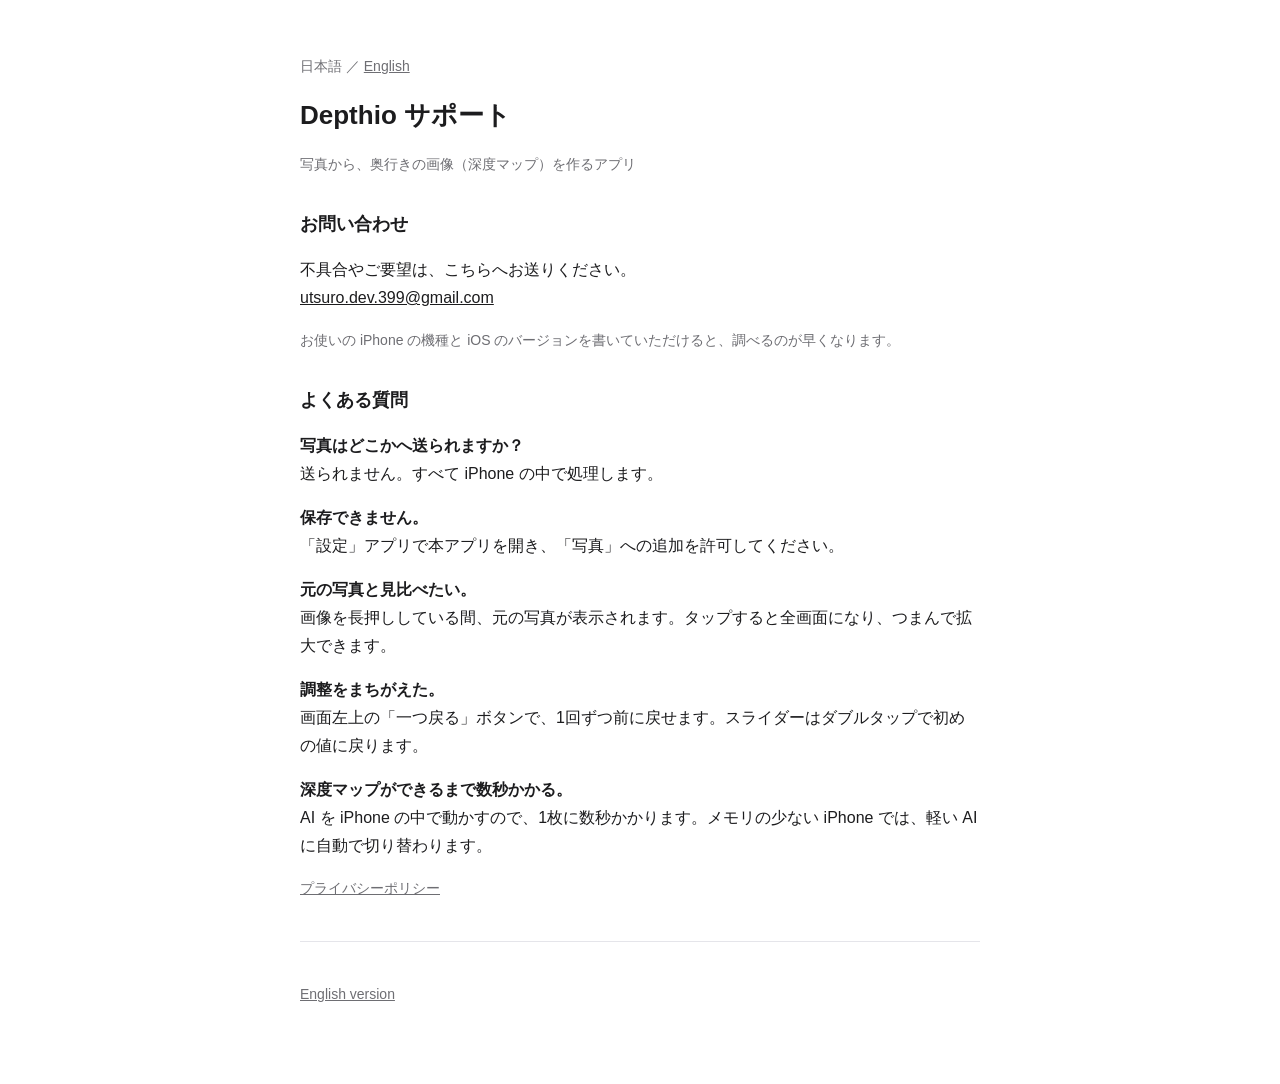
<file: index.html>
<!doctype html>
<html lang="ja">
<head>
<meta charset="utf-8">
<meta http-equiv="refresh" content="0; url=support.html">
<title>Depthio</title>
</head>
<body><p><a href="support.html">Depthio サポート</a></p></body>
</html>
</file>
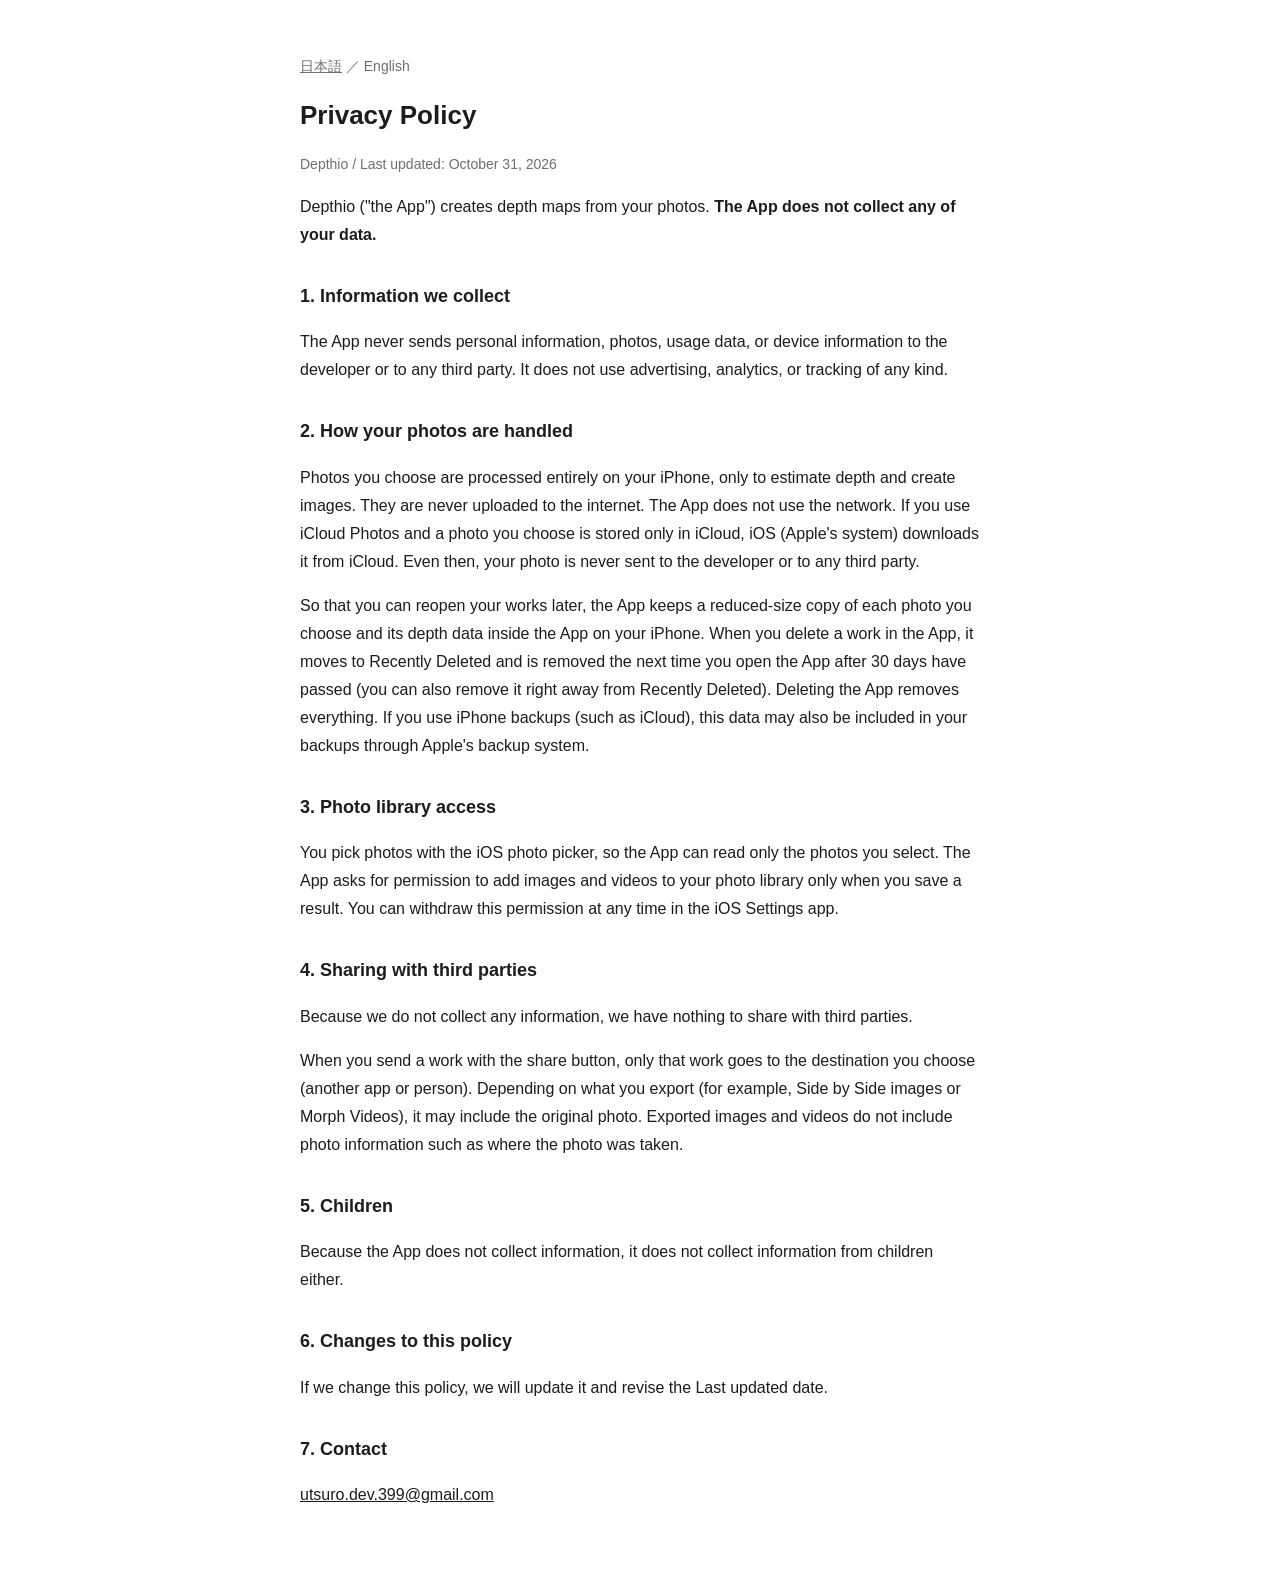
<file: privacy-en.html>
<!doctype html>
<html lang="en">
<head>
<meta charset="utf-8">
<meta name="viewport" content="width=device-width, initial-scale=1">
<title>Privacy Policy – Depthio</title>
<link rel="stylesheet" href="style.css">
</head>
<body>
<main>
<p class="sub"><a href="privacy.html">日本語</a> ／ English</p>
<h1>Privacy Policy</h1>
<p class="sub">Depthio / Last updated: October 31, 2026</p>

<p>Depthio ("the App") creates depth maps from your photos. <strong>The App does not collect any of your data.</strong></p>

<h2>1. Information we collect</h2>
<p>The App never sends personal information, photos, usage data, or device information to the developer or to any third party. It does not use advertising, analytics, or tracking of any kind.</p>

<h2>2. How your photos are handled</h2>
<p>Photos you choose are processed entirely on your iPhone, only to estimate depth and create images. They are never uploaded to the internet. The App does not use the network. If you use iCloud Photos and a photo you choose is stored only in iCloud, iOS (Apple's system) downloads it from iCloud. Even then, your photo is never sent to the developer or to any third party.</p>
<p>So that you can reopen your works later, the App keeps a reduced-size copy of each photo you choose and its depth data inside the App on your iPhone. When you delete a work in the App, it moves to Recently Deleted and is removed the next time you open the App after 30 days have passed (you can also remove it right away from Recently Deleted). Deleting the App removes everything. If you use iPhone backups (such as iCloud), this data may also be included in your backups through Apple's backup system.</p>

<h2>3. Photo library access</h2>
<p>You pick photos with the iOS photo picker, so the App can read only the photos you select. The App asks for permission to add images and videos to your photo library only when you save a result. You can withdraw this permission at any time in the iOS Settings app.</p>

<h2>4. Sharing with third parties</h2>
<p>Because we do not collect any information, we have nothing to share with third parties.</p>
<p>When you send a work with the share button, only that work goes to the destination you choose (another app or person). Depending on what you export (for example, Side by Side images or Morph Videos), it may include the original photo. Exported images and videos do not include photo information such as where the photo was taken.</p>

<h2>5. Children</h2>
<p>Because the App does not collect information, it does not collect information from children either.</p>

<h2>6. Changes to this policy</h2>
<p>If we change this policy, we will update it and revise the Last updated date.</p>

<h2>7. Contact</h2>
<p><a href="mailto:utsuro.dev.399@gmail.com">utsuro.dev.399@gmail.com</a></p>
</main>
</body>
</html>
</file>
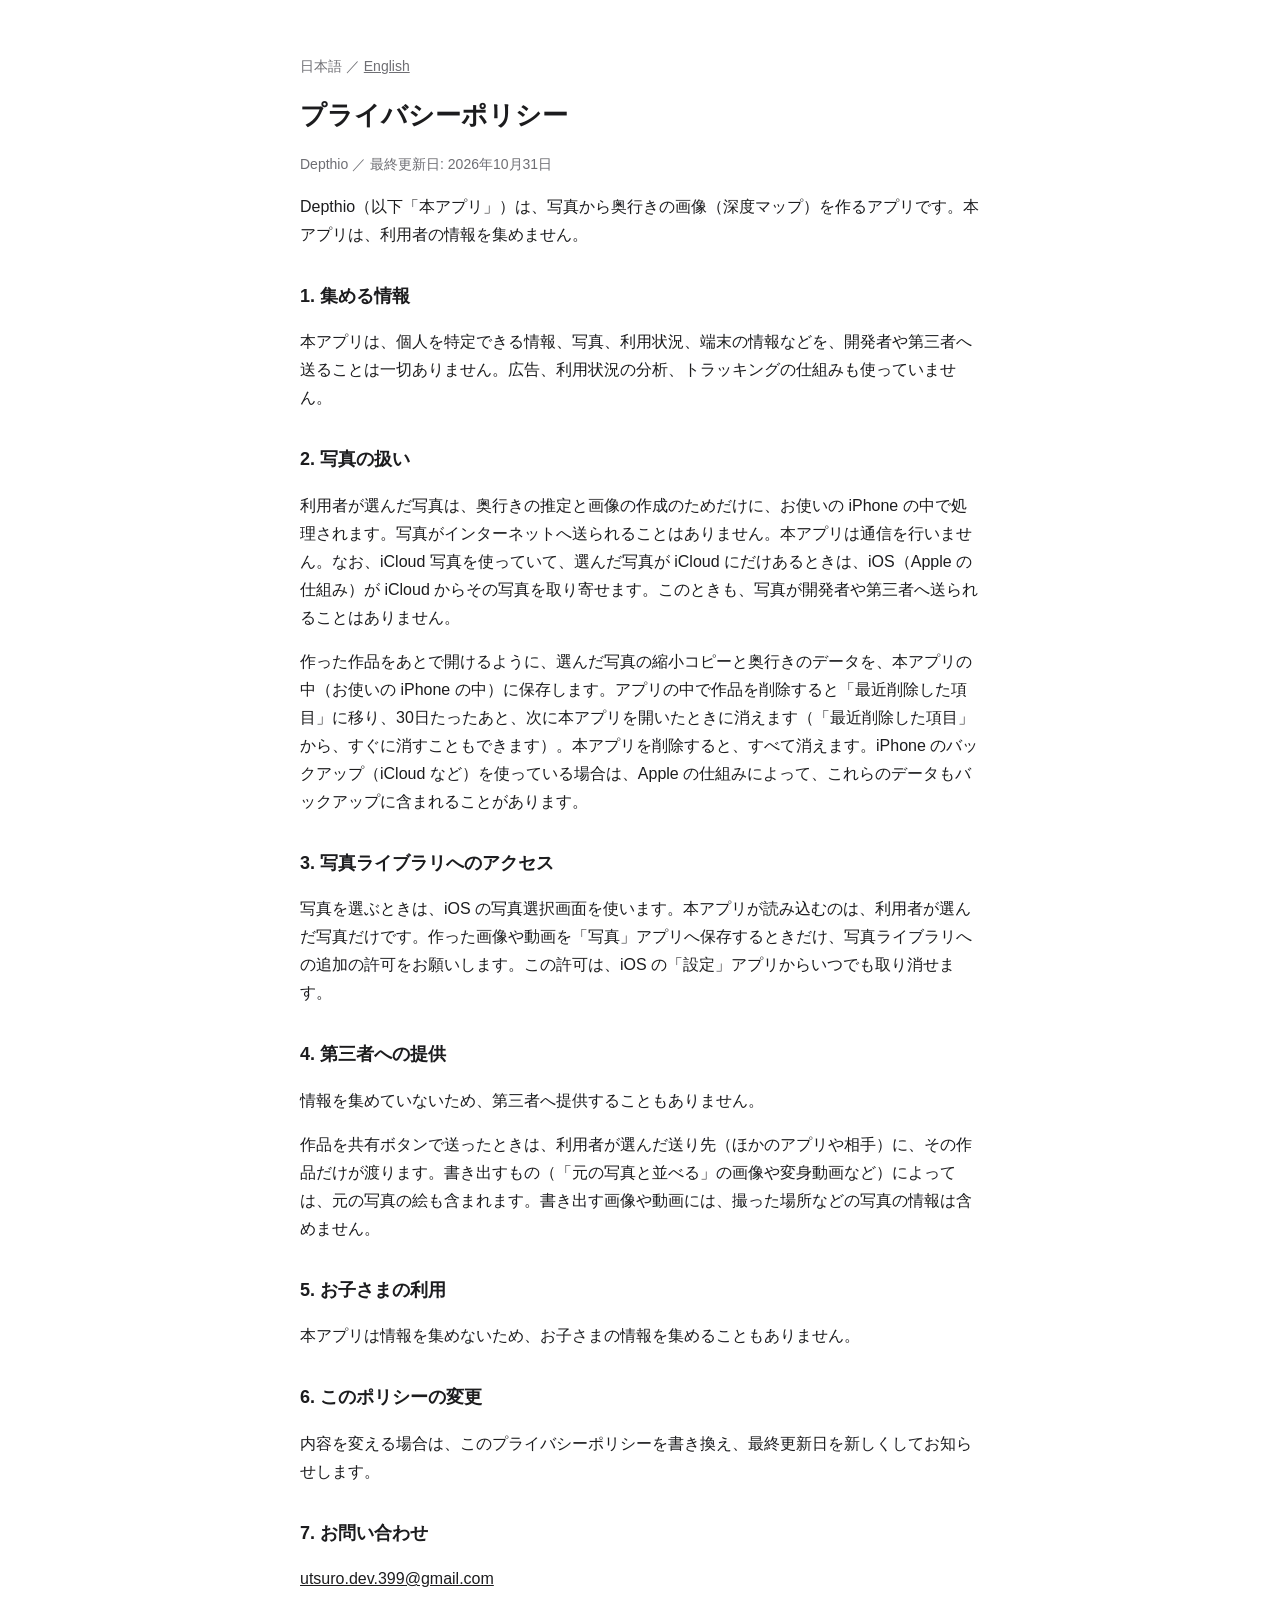
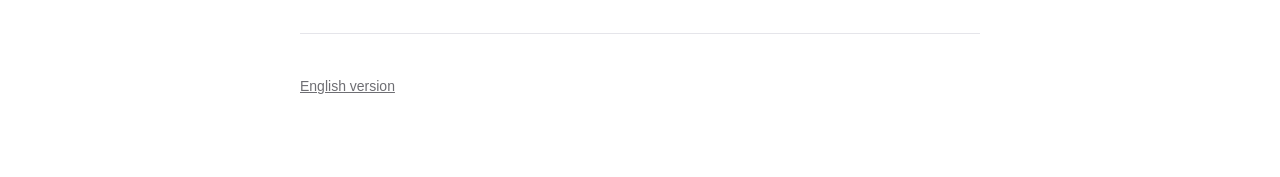
<file: privacy.html>
<!doctype html>
<html lang="ja">
<head>
<meta charset="utf-8">
<meta name="viewport" content="width=device-width, initial-scale=1">
<title>プライバシーポリシー</title>
<link rel="stylesheet" href="style.css">
</head>
<body>
<main>
<p class="sub">日本語 ／ <a href="privacy-en.html">English</a></p>
<h1>プライバシーポリシー</h1>
<p class="sub">Depthio ／ 最終更新日: 2026年10月31日</p>

<p>Depthio（以下「本アプリ」）は、写真から奥行きの画像（深度マップ）を作るアプリです。本アプリは、利用者の情報を集めません。</p>

<h2>1. 集める情報</h2>
<p>本アプリは、個人を特定できる情報、写真、利用状況、端末の情報などを、開発者や第三者へ送ることは一切ありません。広告、利用状況の分析、トラッキングの仕組みも使っていません。</p>

<h2>2. 写真の扱い</h2>
<p>利用者が選んだ写真は、奥行きの推定と画像の作成のためだけに、お使いの iPhone の中で処理されます。写真がインターネットへ送られることはありません。本アプリは通信を行いません。なお、iCloud 写真を使っていて、選んだ写真が iCloud にだけあるときは、iOS（Apple の仕組み）が iCloud からその写真を取り寄せます。このときも、写真が開発者や第三者へ送られることはありません。</p>
<p>作った作品をあとで開けるように、選んだ写真の縮小コピーと奥行きのデータを、本アプリの中（お使いの iPhone の中）に保存します。アプリの中で作品を削除すると「最近削除した項目」に移り、30日たったあと、次に本アプリを開いたときに消えます（「最近削除した項目」から、すぐに消すこともできます）。本アプリを削除すると、すべて消えます。iPhone のバックアップ（iCloud など）を使っている場合は、Apple の仕組みによって、これらのデータもバックアップに含まれることがあります。</p>

<h2>3. 写真ライブラリへのアクセス</h2>
<p>写真を選ぶときは、iOS の写真選択画面を使います。本アプリが読み込むのは、利用者が選んだ写真だけです。作った画像や動画を「写真」アプリへ保存するときだけ、写真ライブラリへの追加の許可をお願いします。この許可は、iOS の「設定」アプリからいつでも取り消せます。</p>

<h2>4. 第三者への提供</h2>
<p>情報を集めていないため、第三者へ提供することもありません。</p>
<p>作品を共有ボタンで送ったときは、利用者が選んだ送り先（ほかのアプリや相手）に、その作品だけが渡ります。書き出すもの（「元の写真と並べる」の画像や変身動画など）によっては、元の写真の絵も含まれます。書き出す画像や動画には、撮った場所などの写真の情報は含めません。</p>

<h2>5. お子さまの利用</h2>
<p>本アプリは情報を集めないため、お子さまの情報を集めることもありません。</p>

<h2>6. このポリシーの変更</h2>
<p>内容を変える場合は、このプライバシーポリシーを書き換え、最終更新日を新しくしてお知らせします。</p>

<h2>7. お問い合わせ</h2>
<p><a href="mailto:utsuro.dev.399@gmail.com">utsuro.dev.399@gmail.com</a></p>

<hr>
<p class="sub"><a href="privacy-en.html">English version</a></p>
</main>
</body>
</html>
</file>
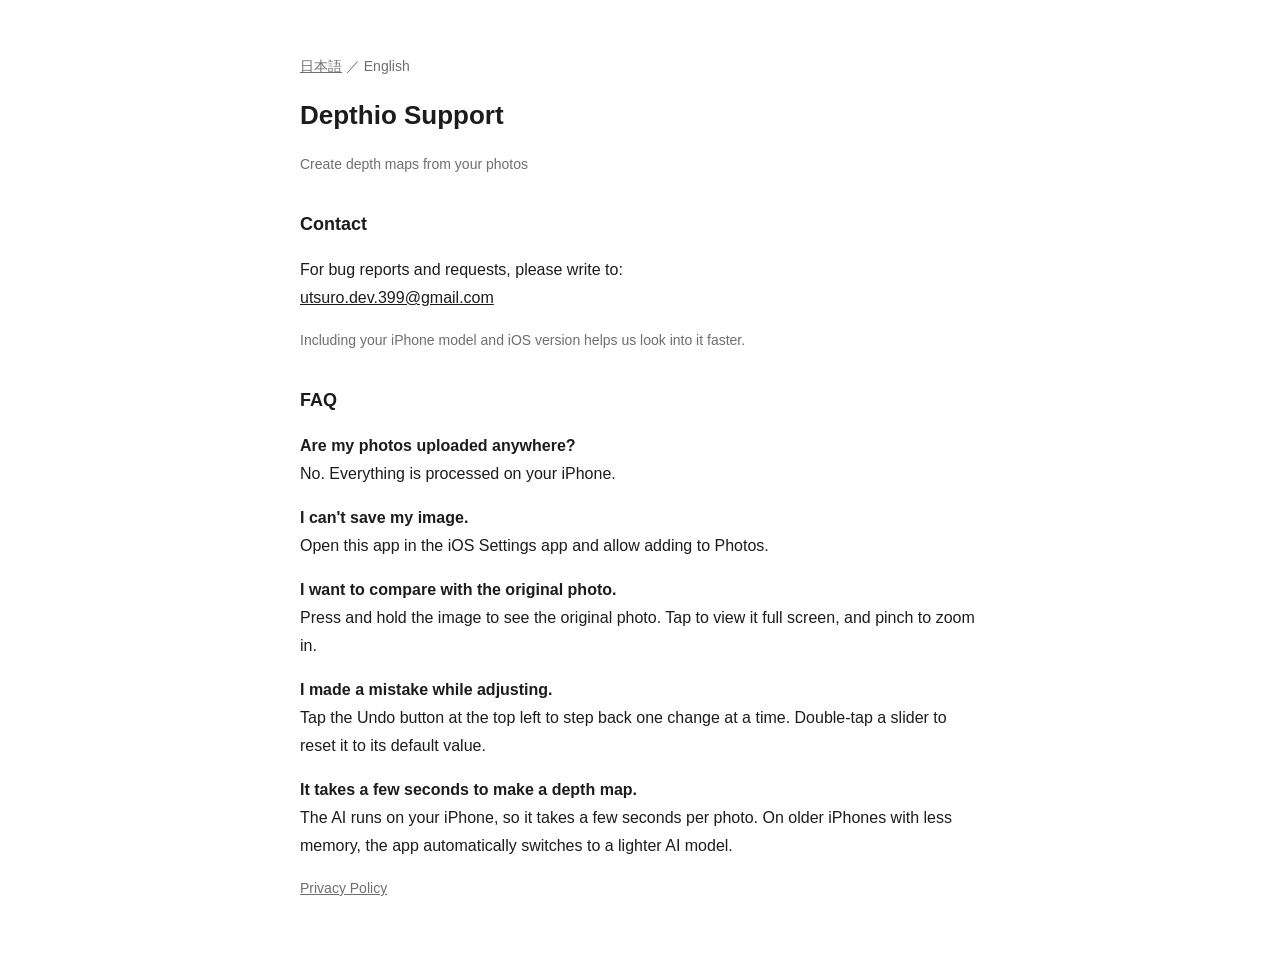
<file: support-en.html>
<!doctype html>
<html lang="en">
<head>
<meta charset="utf-8">
<meta name="viewport" content="width=device-width, initial-scale=1">
<title>Support – Depthio</title>
<link rel="stylesheet" href="style.css">
</head>
<body>
<main>
<p class="sub"><a href="support.html">日本語</a> ／ English</p>
<h1>Depthio Support</h1>
<p class="sub">Create depth maps from your photos</p>

<h2>Contact</h2>
<p>For bug reports and requests, please write to:<br><a href="mailto:utsuro.dev.399@gmail.com">utsuro.dev.399@gmail.com</a></p>
<p class="sub">Including your iPhone model and iOS version helps us look into it faster.</p>

<h2>FAQ</h2>
<p><strong>Are my photos uploaded anywhere?</strong><br>No. Everything is processed on your iPhone.</p>
<p><strong>I can't save my image.</strong><br>Open this app in the iOS Settings app and allow adding to Photos.</p>
<p><strong>I want to compare with the original photo.</strong><br>Press and hold the image to see the original photo. Tap to view it full screen, and pinch to zoom in.</p>
<p><strong>I made a mistake while adjusting.</strong><br>Tap the Undo button at the top left to step back one change at a time. Double-tap a slider to reset it to its default value.</p>
<p><strong>It takes a few seconds to make a depth map.</strong><br>The AI runs on your iPhone, so it takes a few seconds per photo. On older iPhones with less memory, the app automatically switches to a lighter AI model.</p>

<p class="sub"><a href="privacy-en.html">Privacy Policy</a></p>
</main>
</body>
</html>
</file>
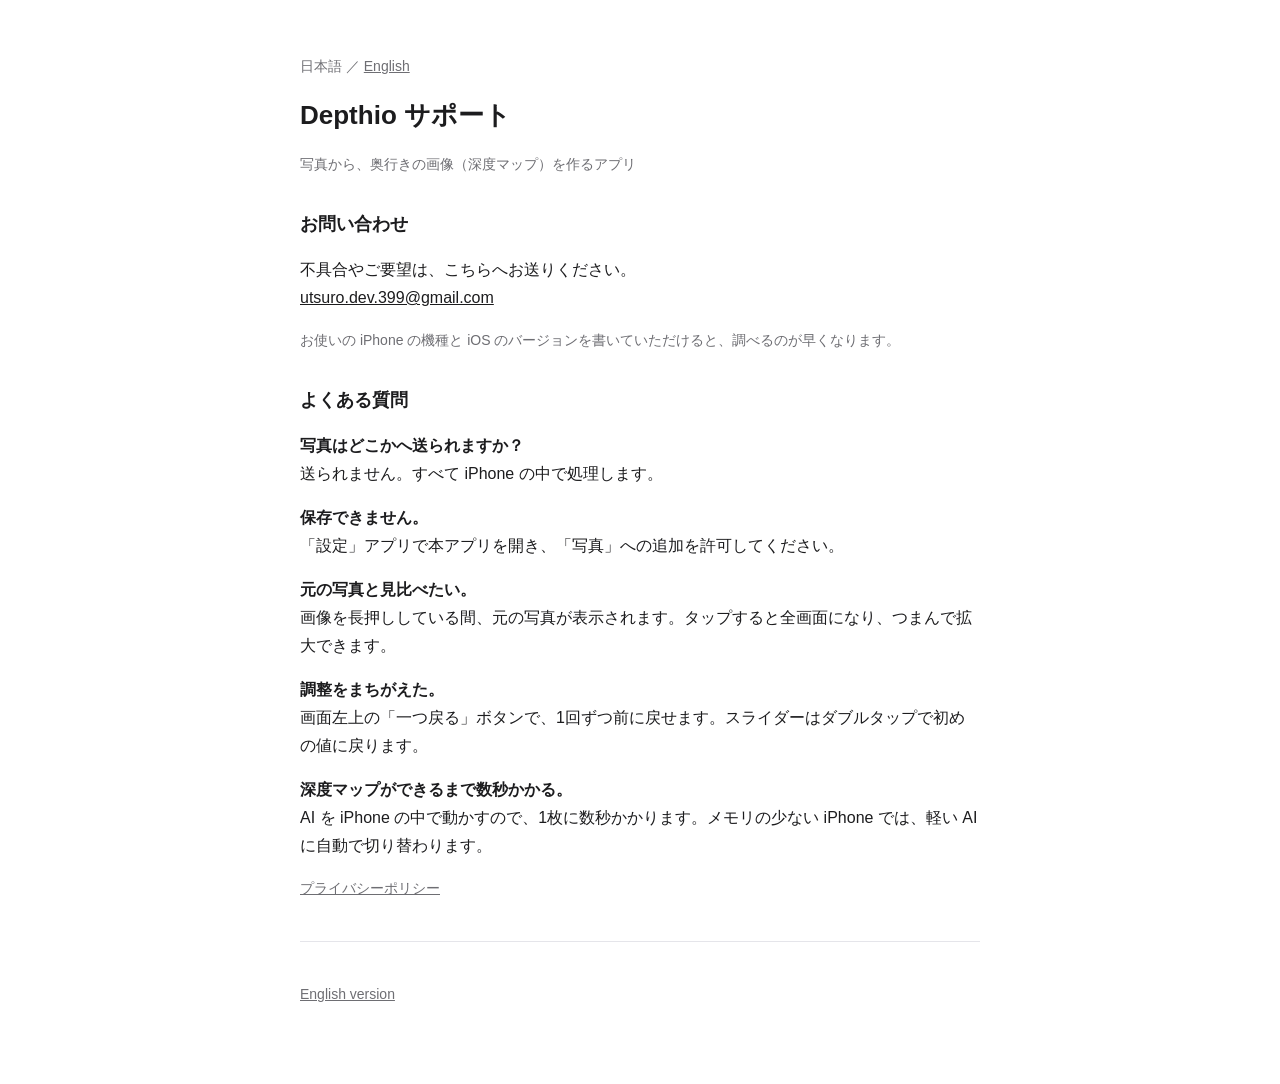
<file: support.html>
<!doctype html>
<html lang="ja">
<head>
<meta charset="utf-8">
<meta name="viewport" content="width=device-width, initial-scale=1">
<title>サポート</title>
<link rel="stylesheet" href="style.css">
</head>
<body>
<main>
<p class="sub">日本語 ／ <a href="support-en.html">English</a></p>
<h1>Depthio サポート</h1>
<p class="sub">写真から、奥行きの画像（深度マップ）を作るアプリ</p>

<h2>お問い合わせ</h2>
<p>不具合やご要望は、こちらへお送りください。<br><a href="mailto:utsuro.dev.399@gmail.com">utsuro.dev.399@gmail.com</a></p>
<p class="sub">お使いの iPhone の機種と iOS のバージョンを書いていただけると、調べるのが早くなります。</p>

<h2>よくある質問</h2>
<p><strong>写真はどこかへ送られますか？</strong><br>送られません。すべて iPhone の中で処理します。</p>
<p><strong>保存できません。</strong><br>「設定」アプリで本アプリを開き、「写真」への追加を許可してください。</p>
<p><strong>元の写真と見比べたい。</strong><br>画像を長押ししている間、元の写真が表示されます。タップすると全画面になり、つまんで拡大できます。</p>
<p><strong>調整をまちがえた。</strong><br>画面左上の「一つ戻る」ボタンで、1回ずつ前に戻せます。スライダーはダブルタップで初めの値に戻ります。</p>
<p><strong>深度マップができるまで数秒かかる。</strong><br>AI を iPhone の中で動かすので、1枚に数秒かかります。メモリの少ない iPhone では、軽い AI に自動で切り替わります。</p>

<p class="sub"><a href="privacy.html">プライバシーポリシー</a></p>

<hr>
<p class="sub"><a href="support-en.html">English version</a></p>
</main>
</body>
</html>
</file>
<file: style.css>
:root { color-scheme: light dark; --bg: #ffffff; --fg: #1c1c1e; --sub: #6e6e73; --line: #e5e5ea; }
@media (prefers-color-scheme: dark) { :root { --bg: #0b0b0c; --fg: #f2f2f2; --sub: #8e8e93; --line: #2a2a2a; } }
body { margin: 0; background: var(--bg); color: var(--fg);
  font: 16px/1.75 -apple-system, BlinkMacSystemFont, "Hiragino Sans", sans-serif; }
main { max-width: 680px; margin: 0 auto; padding: 40px 20px 64px; }
h1 { font-size: 26px; margin: 0 0 4px; }
h2 { font-size: 18px; margin: 32px 0 8px; }
p, li { color: var(--fg); }
.sub { color: var(--sub); font-size: 14px; }
hr { border: 0; border-top: 1px solid var(--line); margin: 40px 0; }
a { color: inherit; }
</file>
